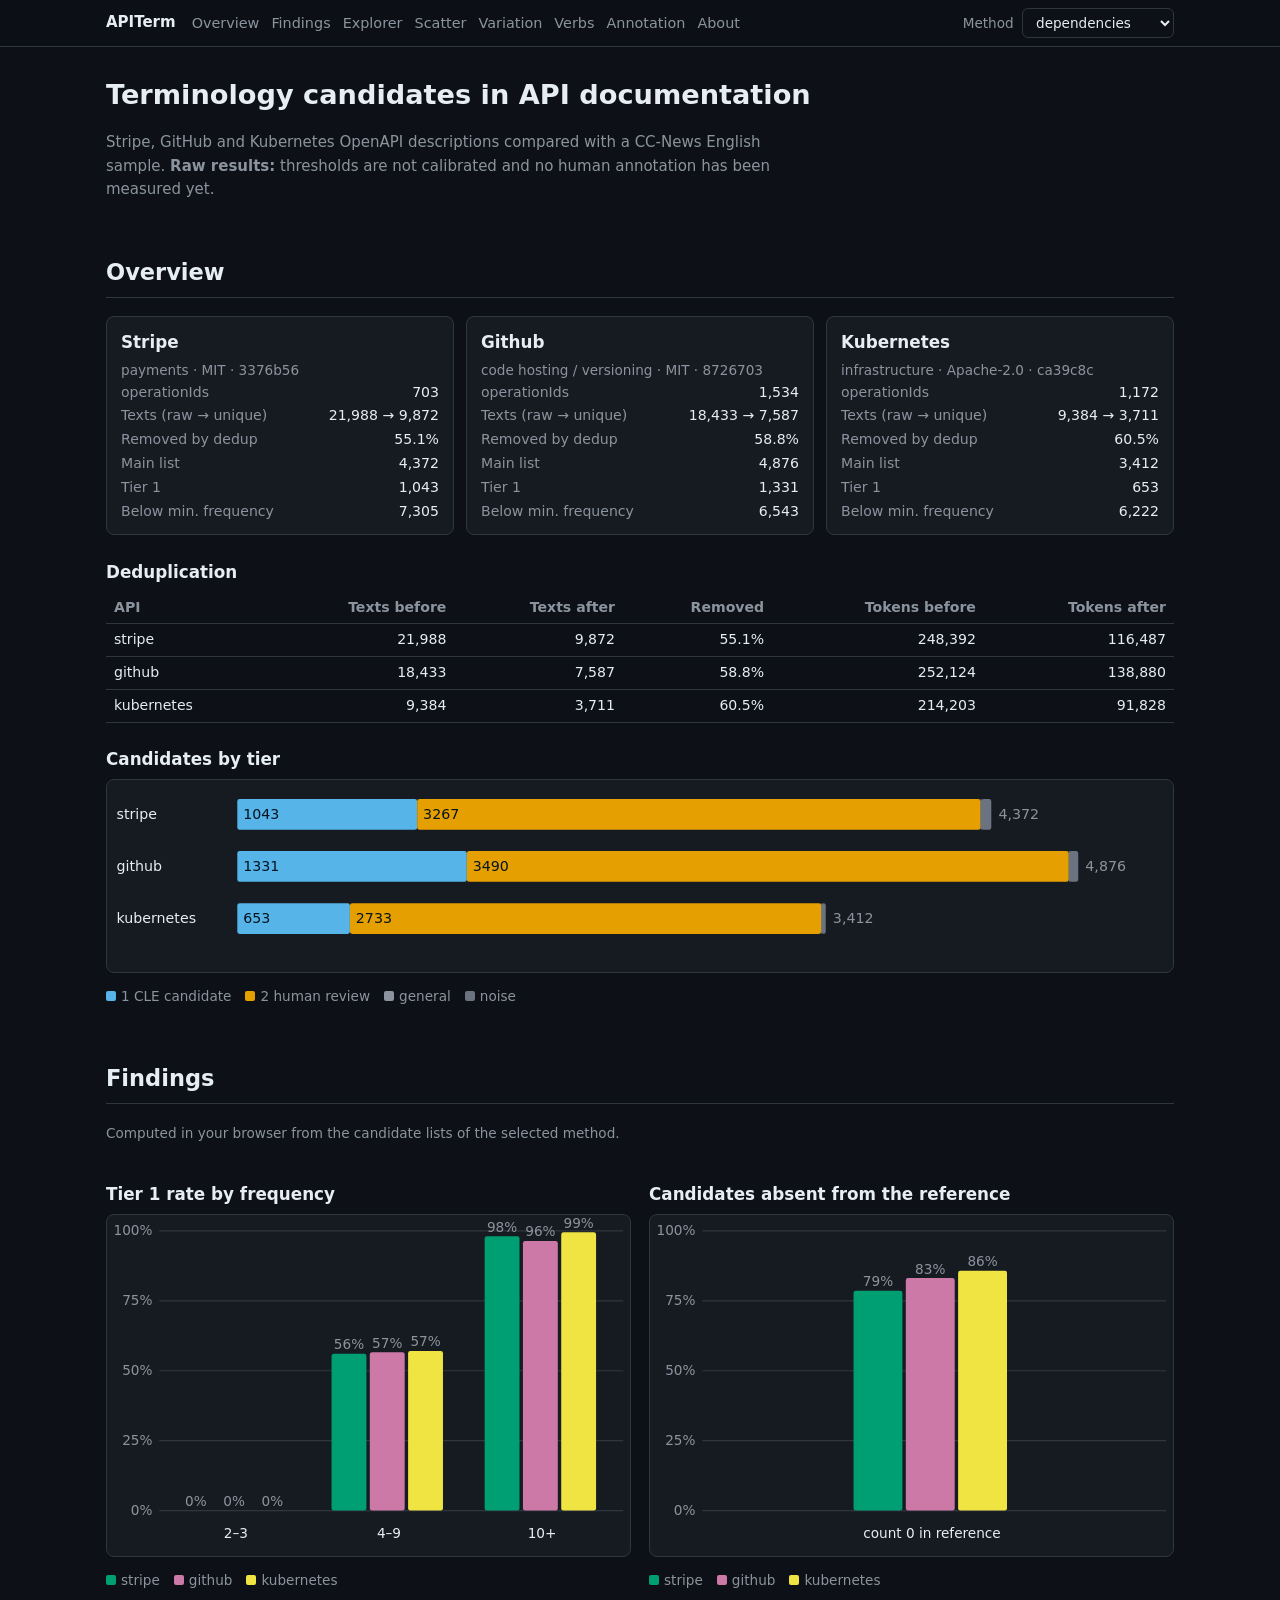
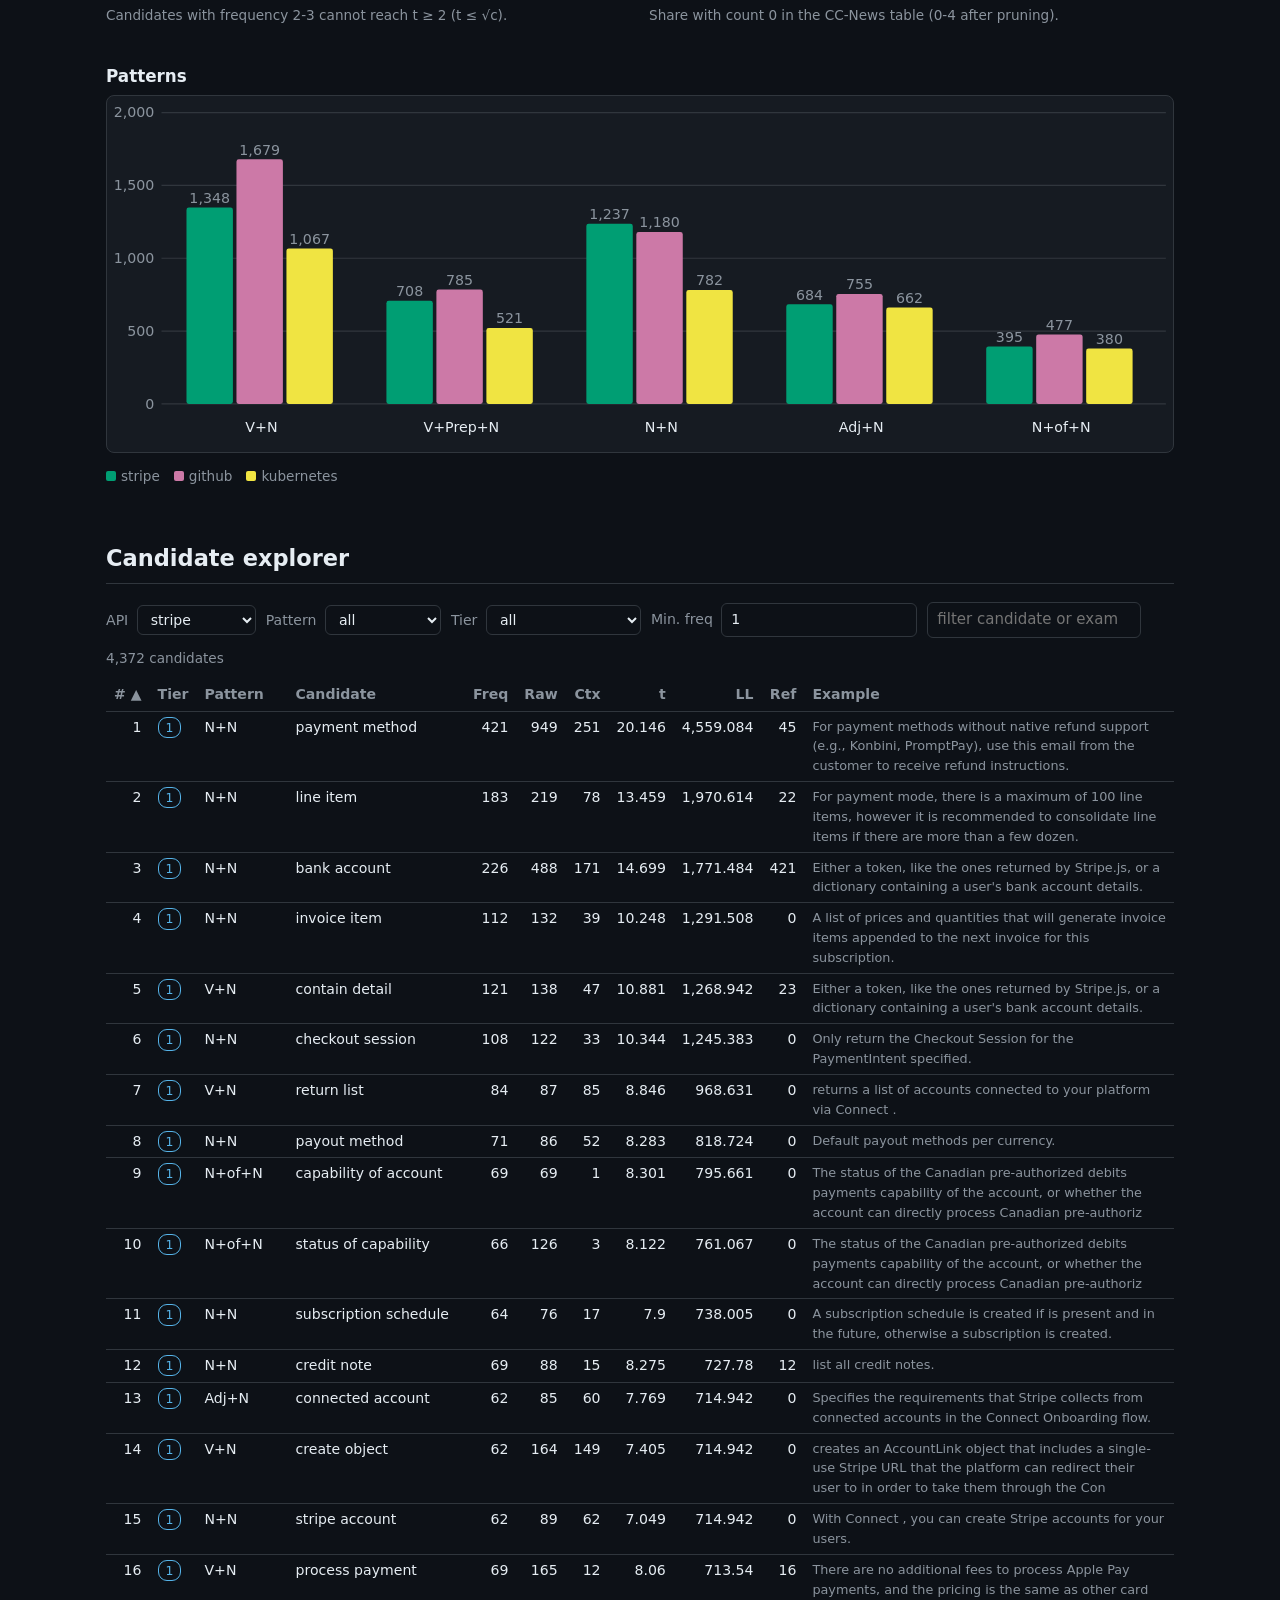
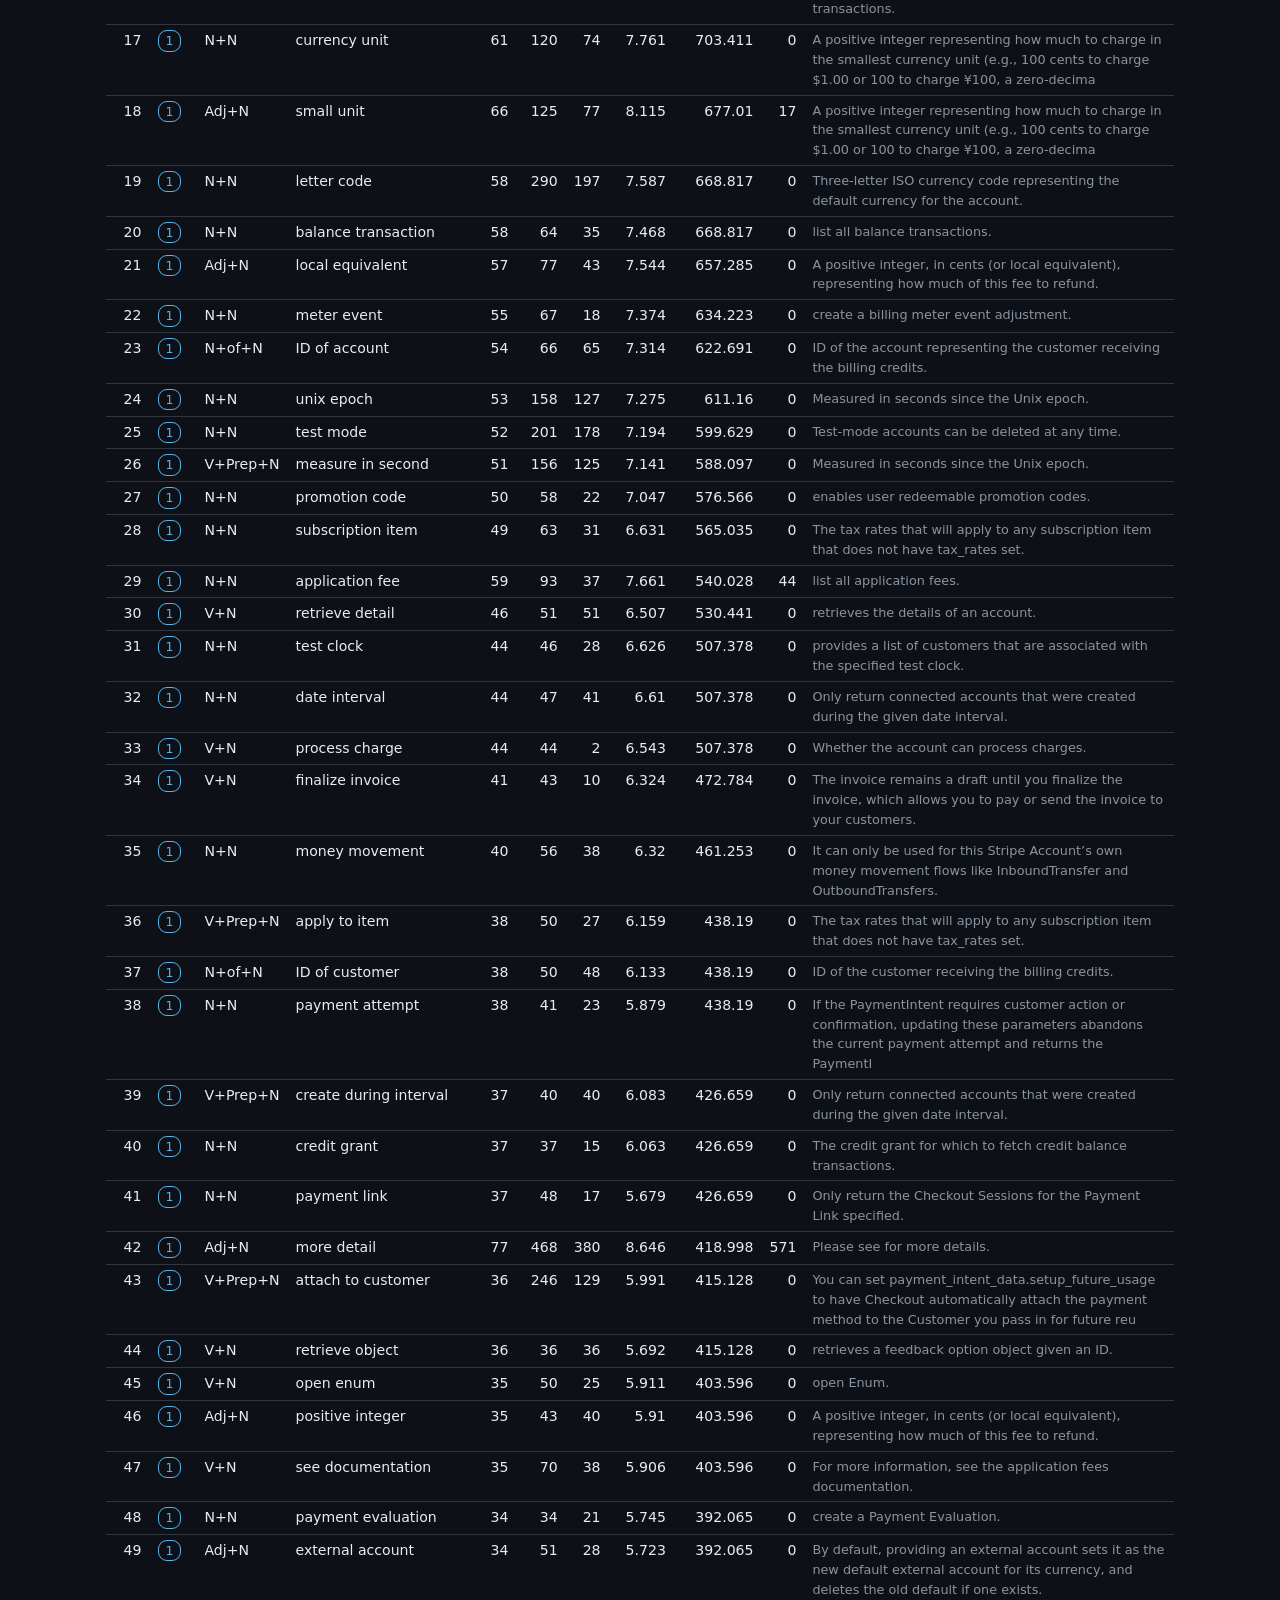
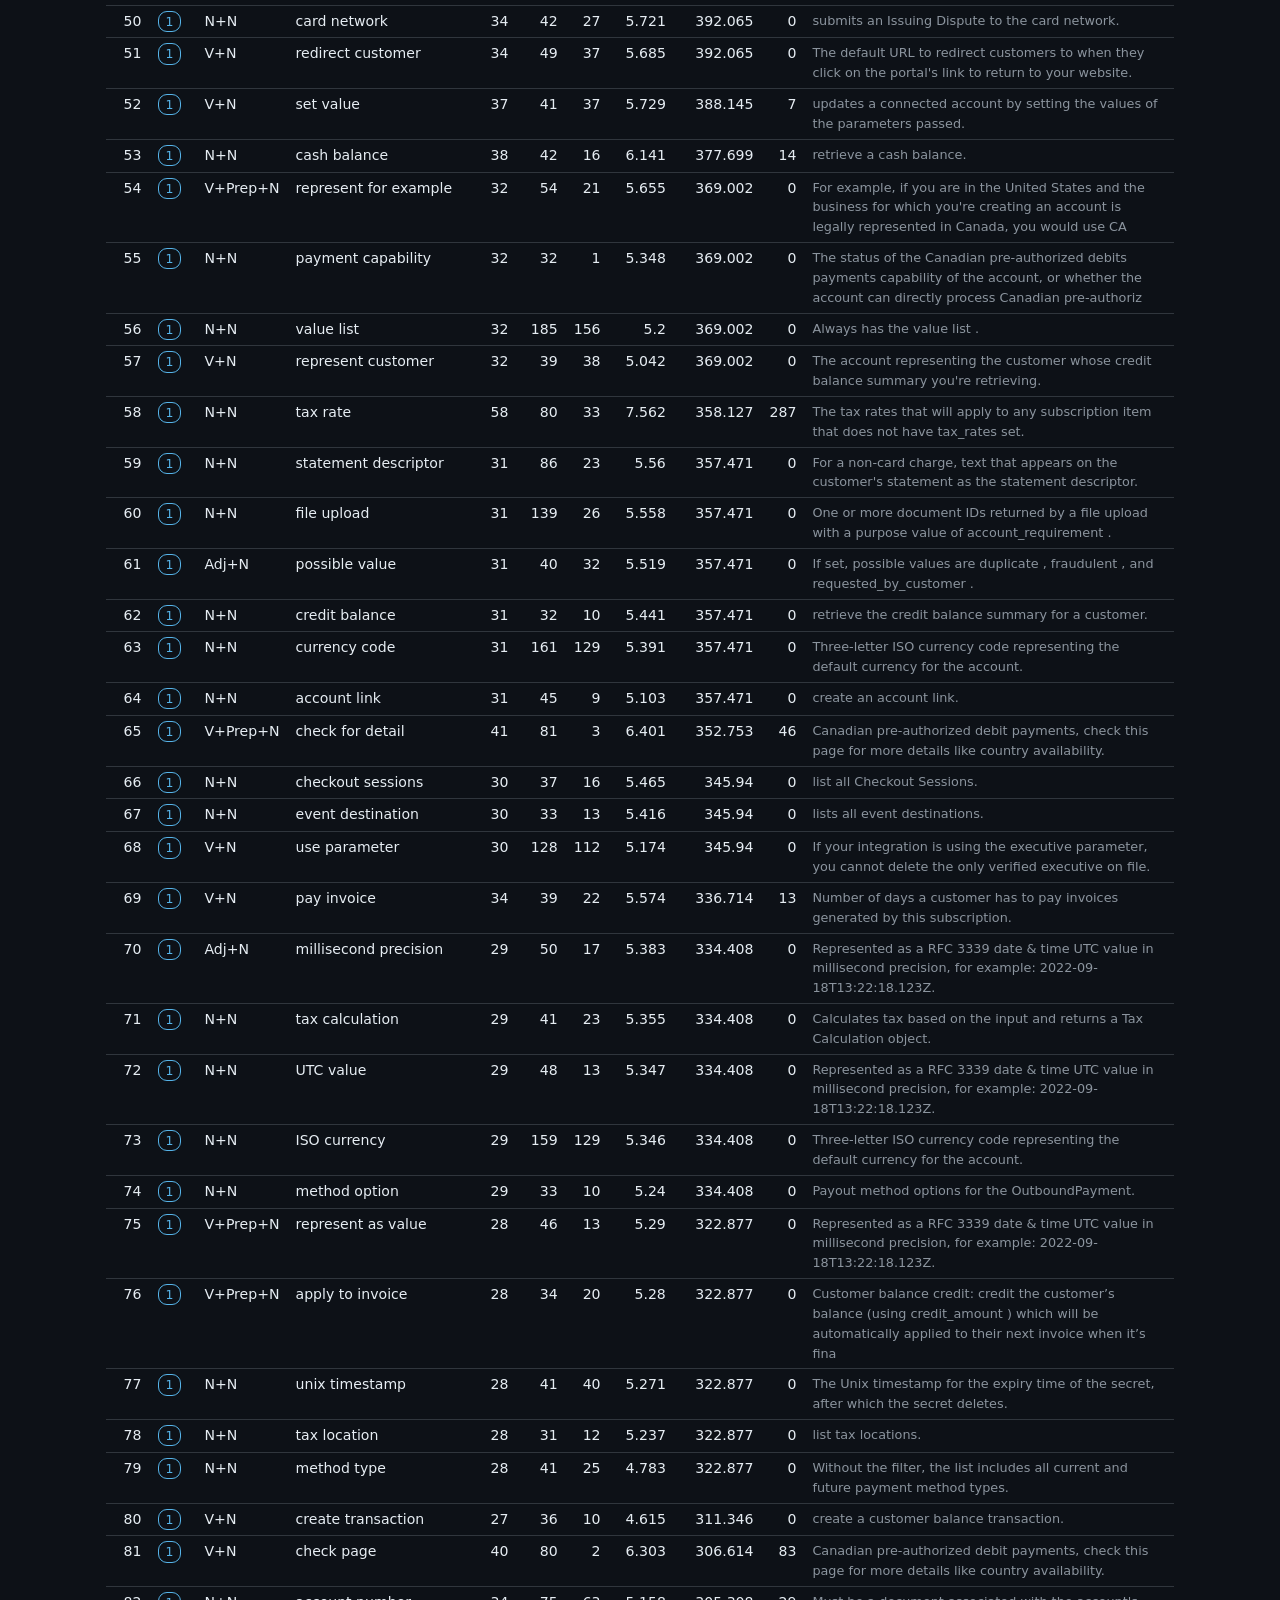
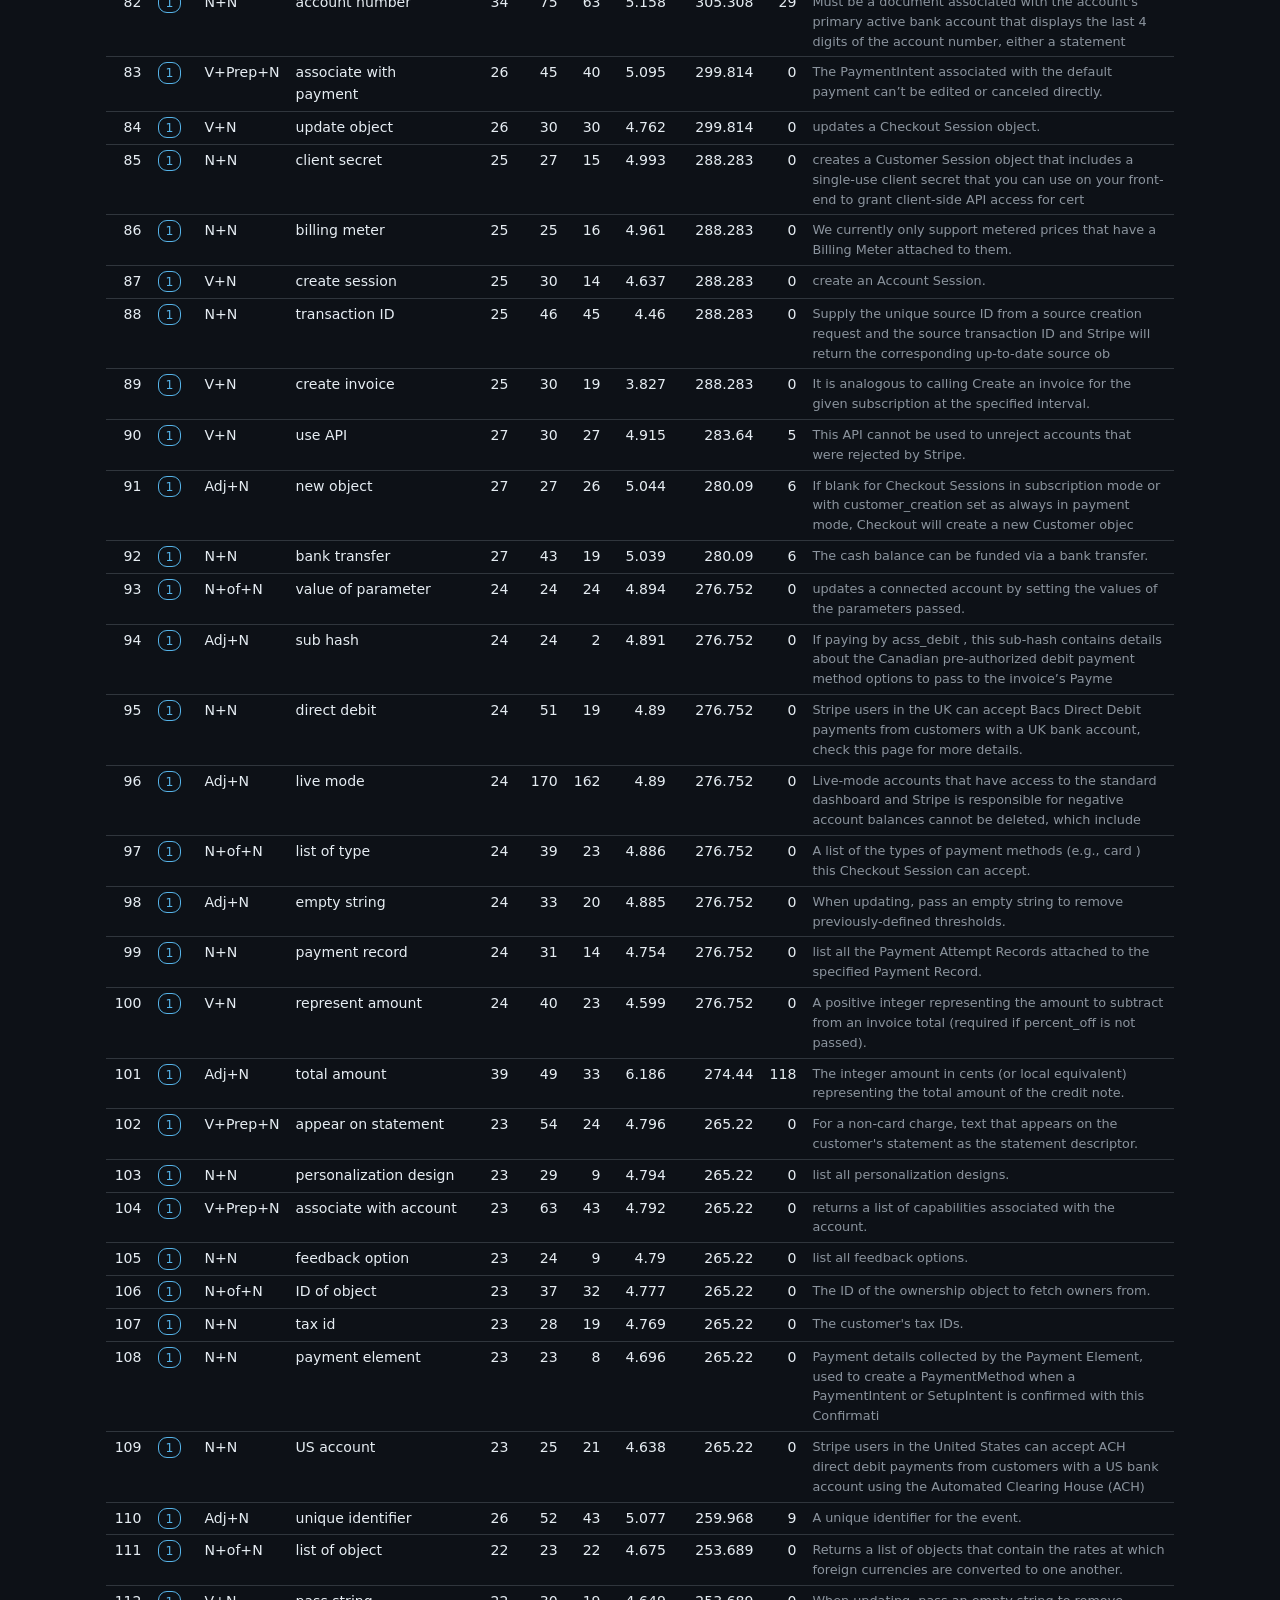
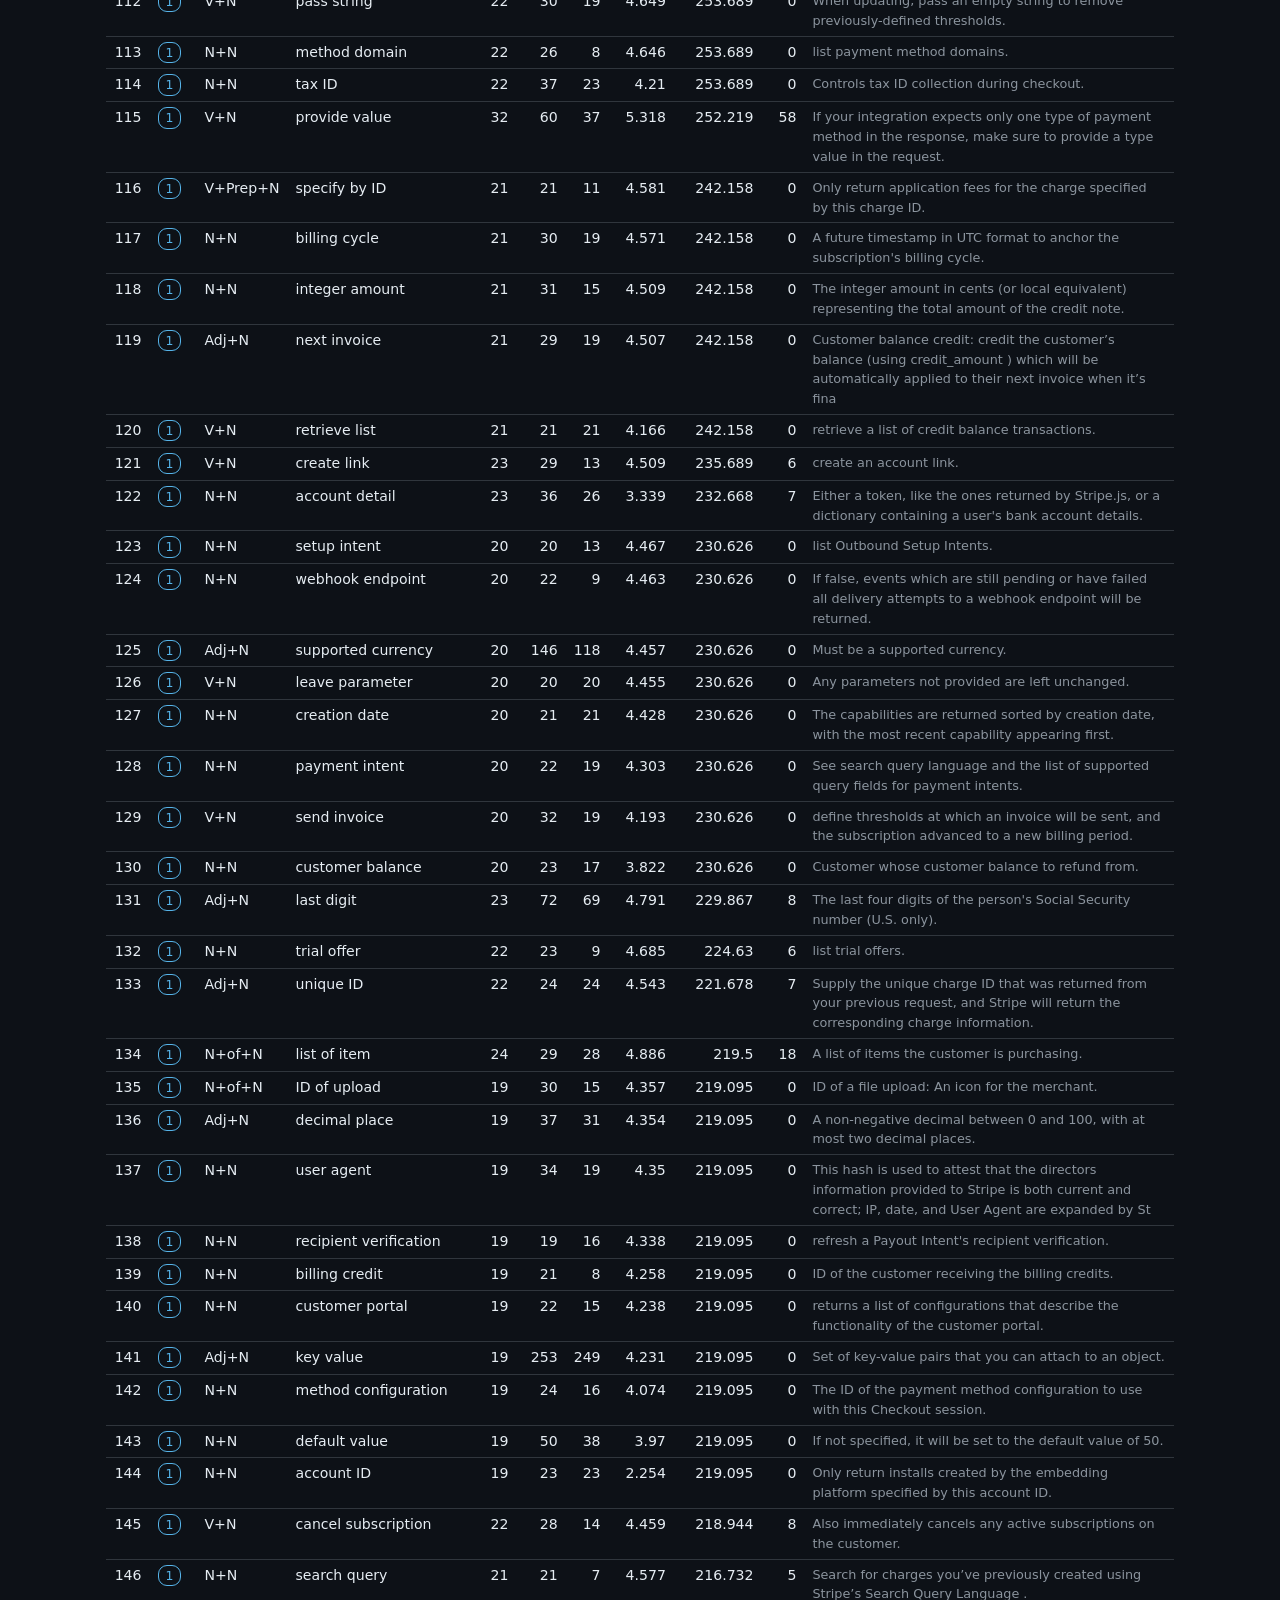
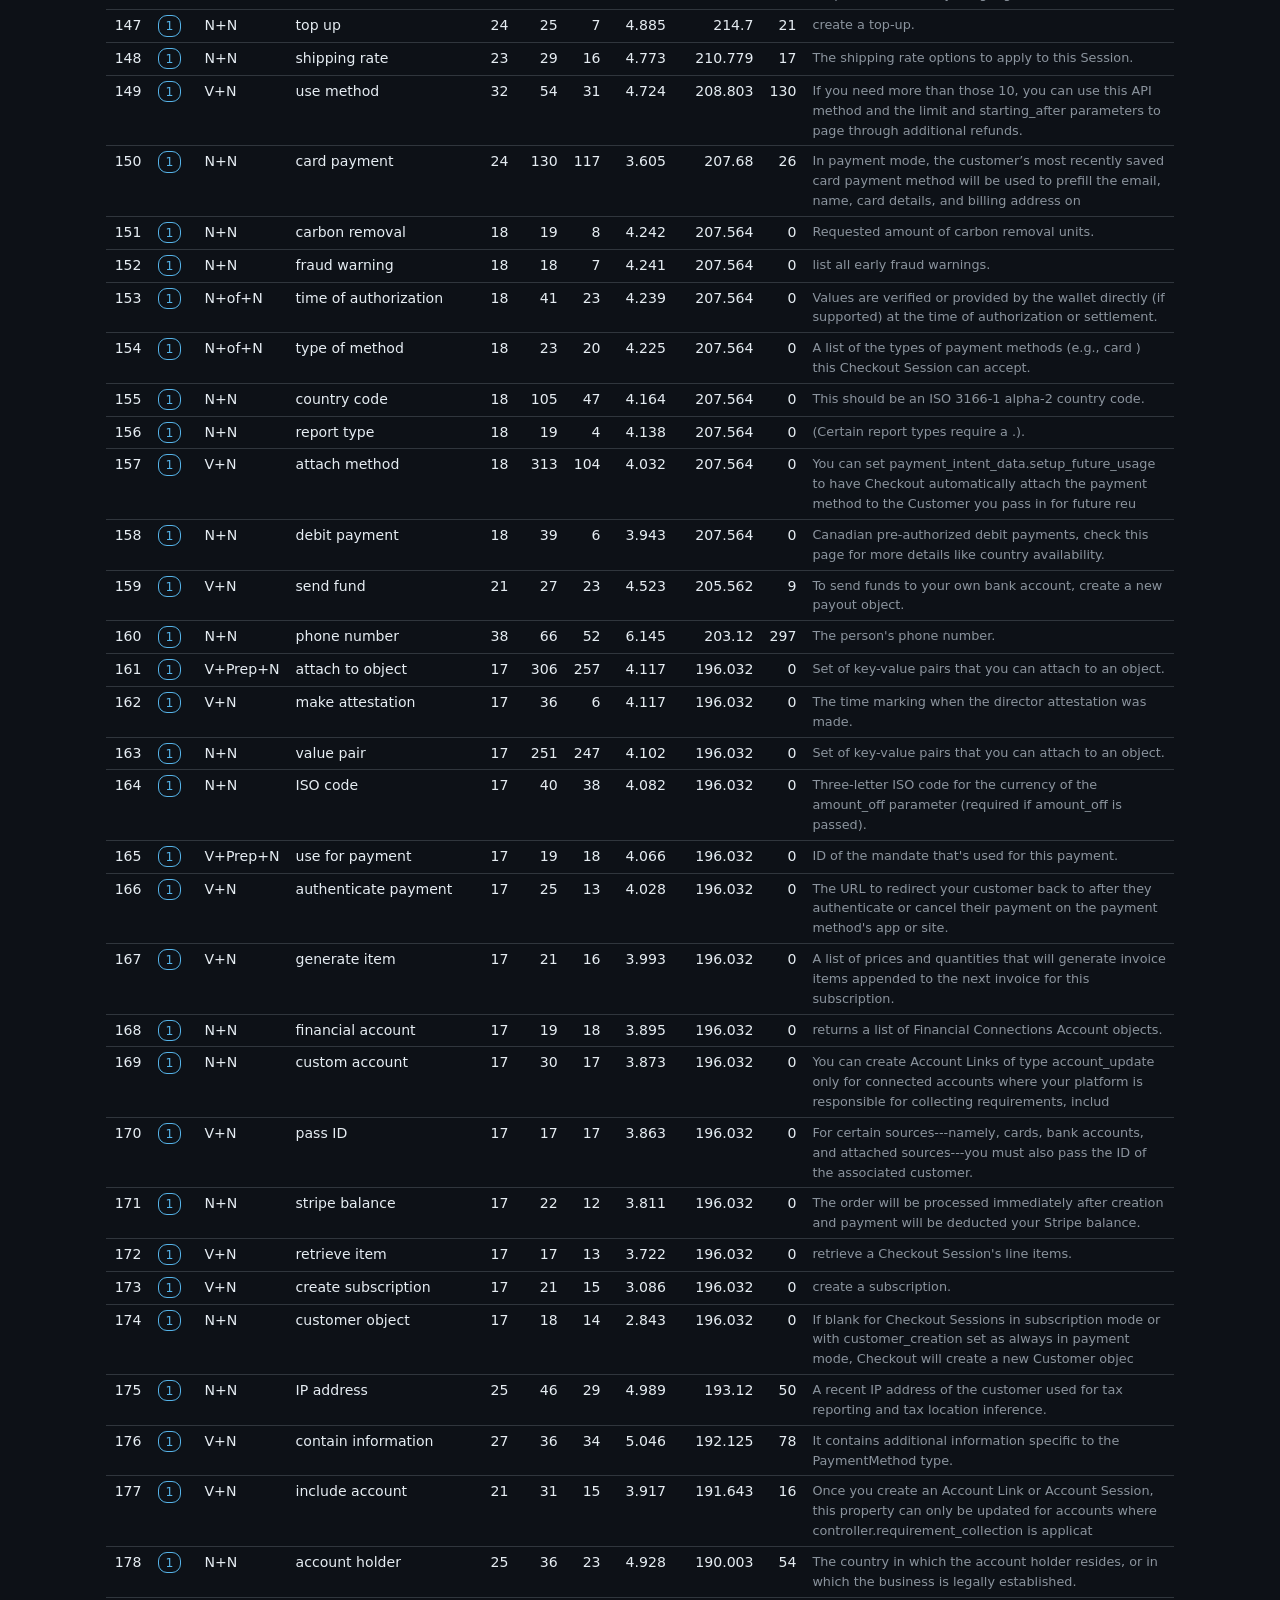
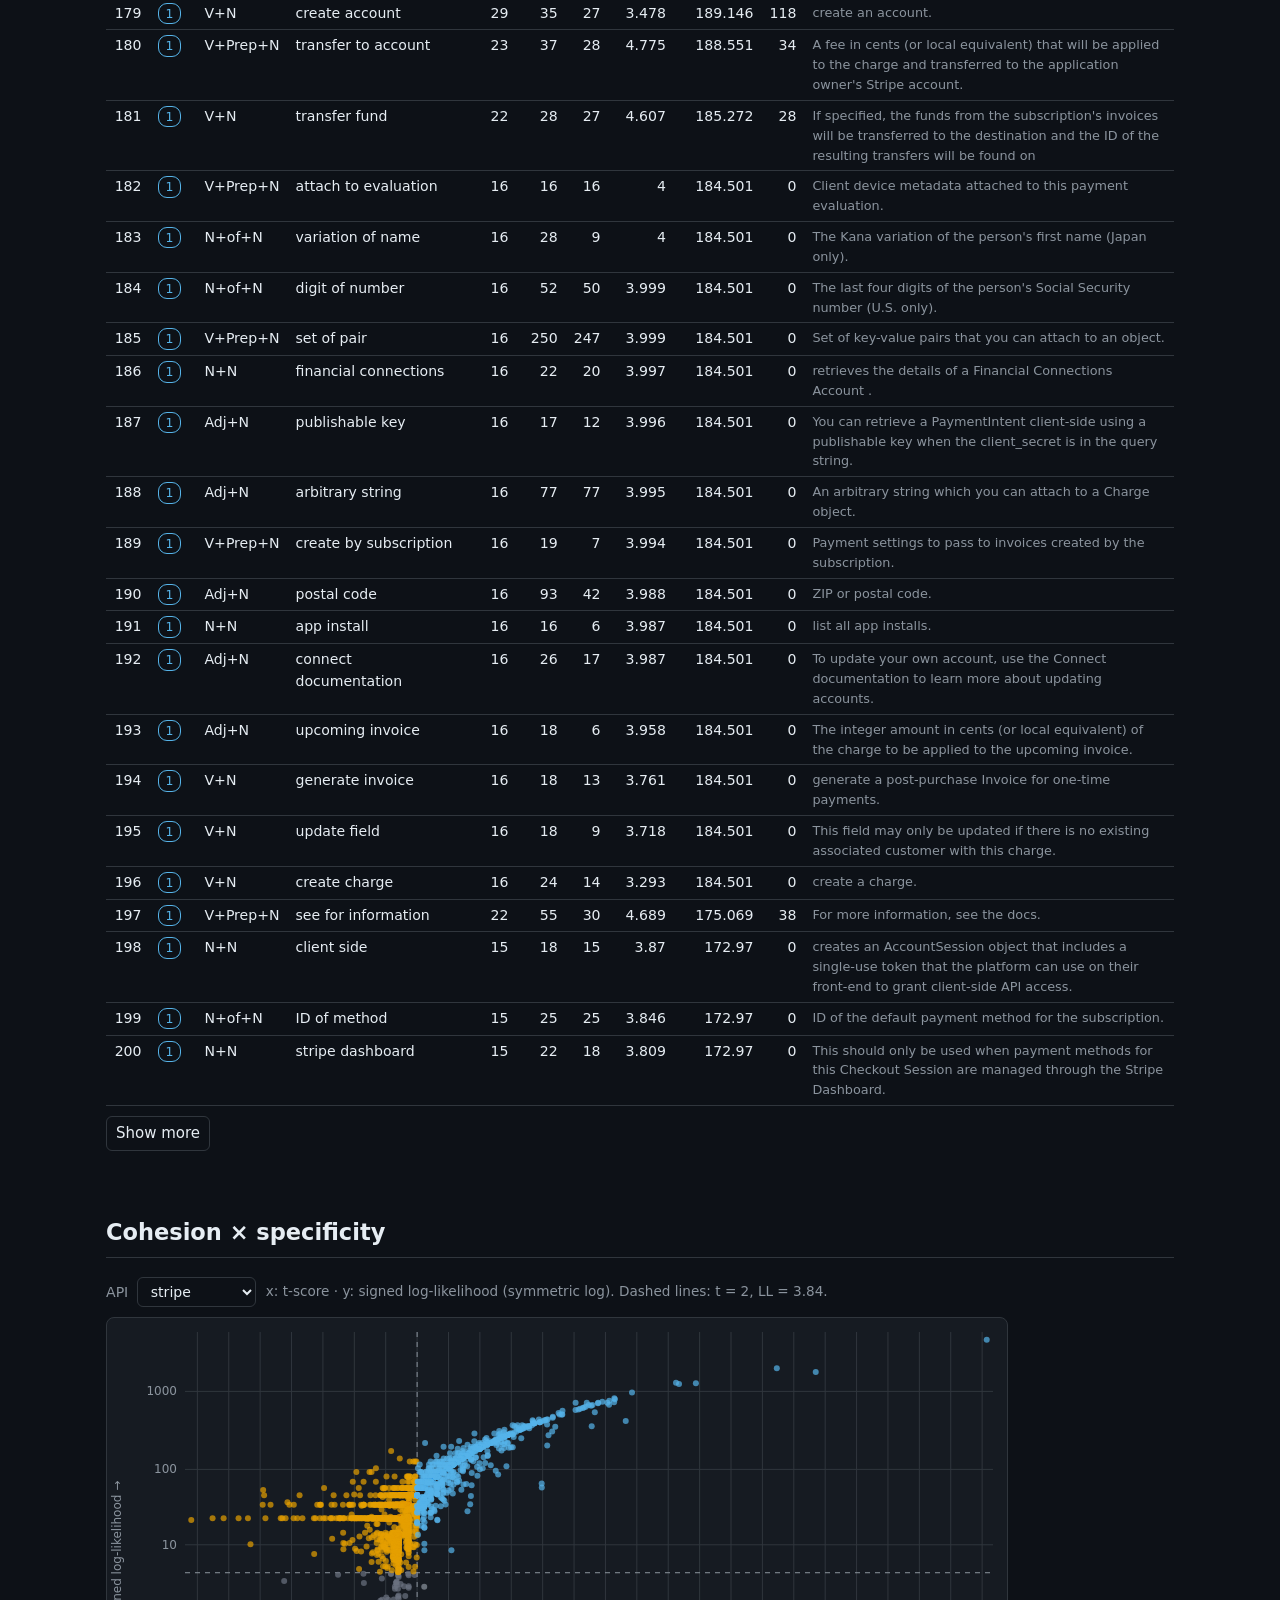
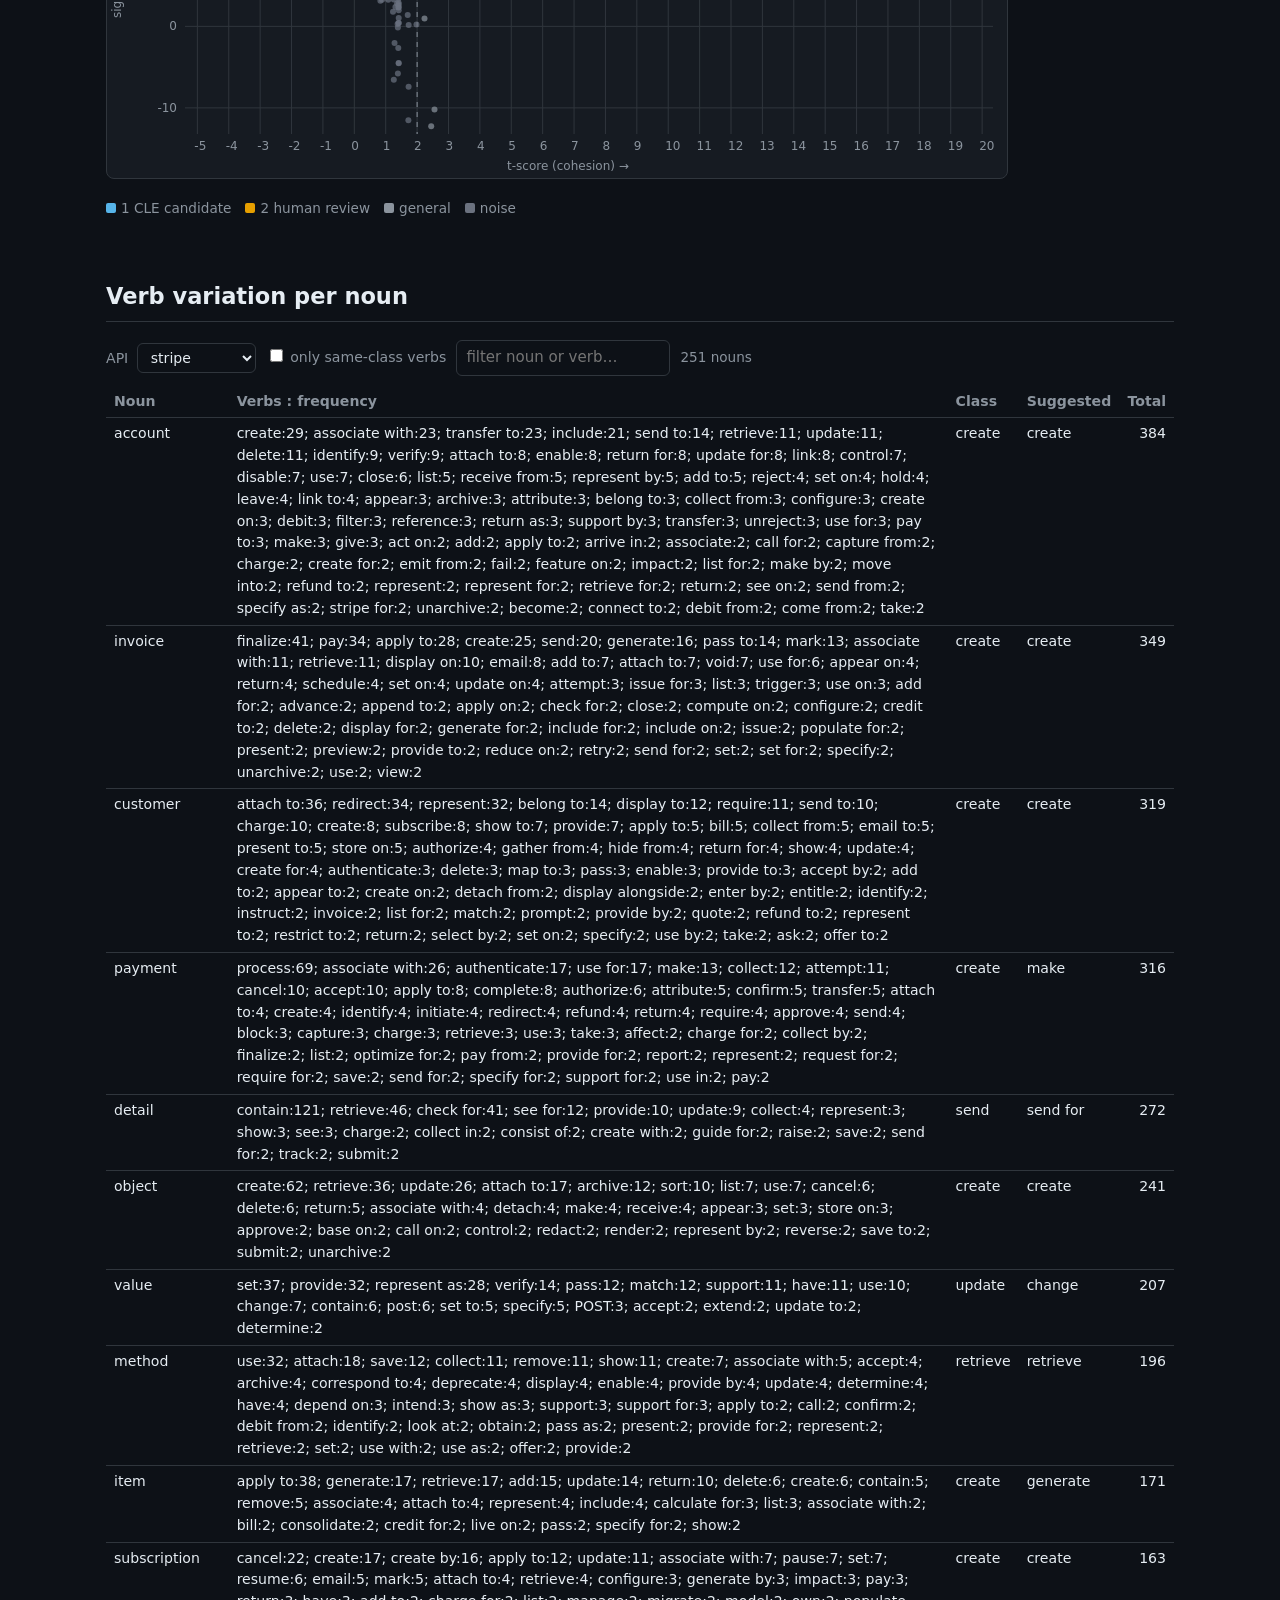
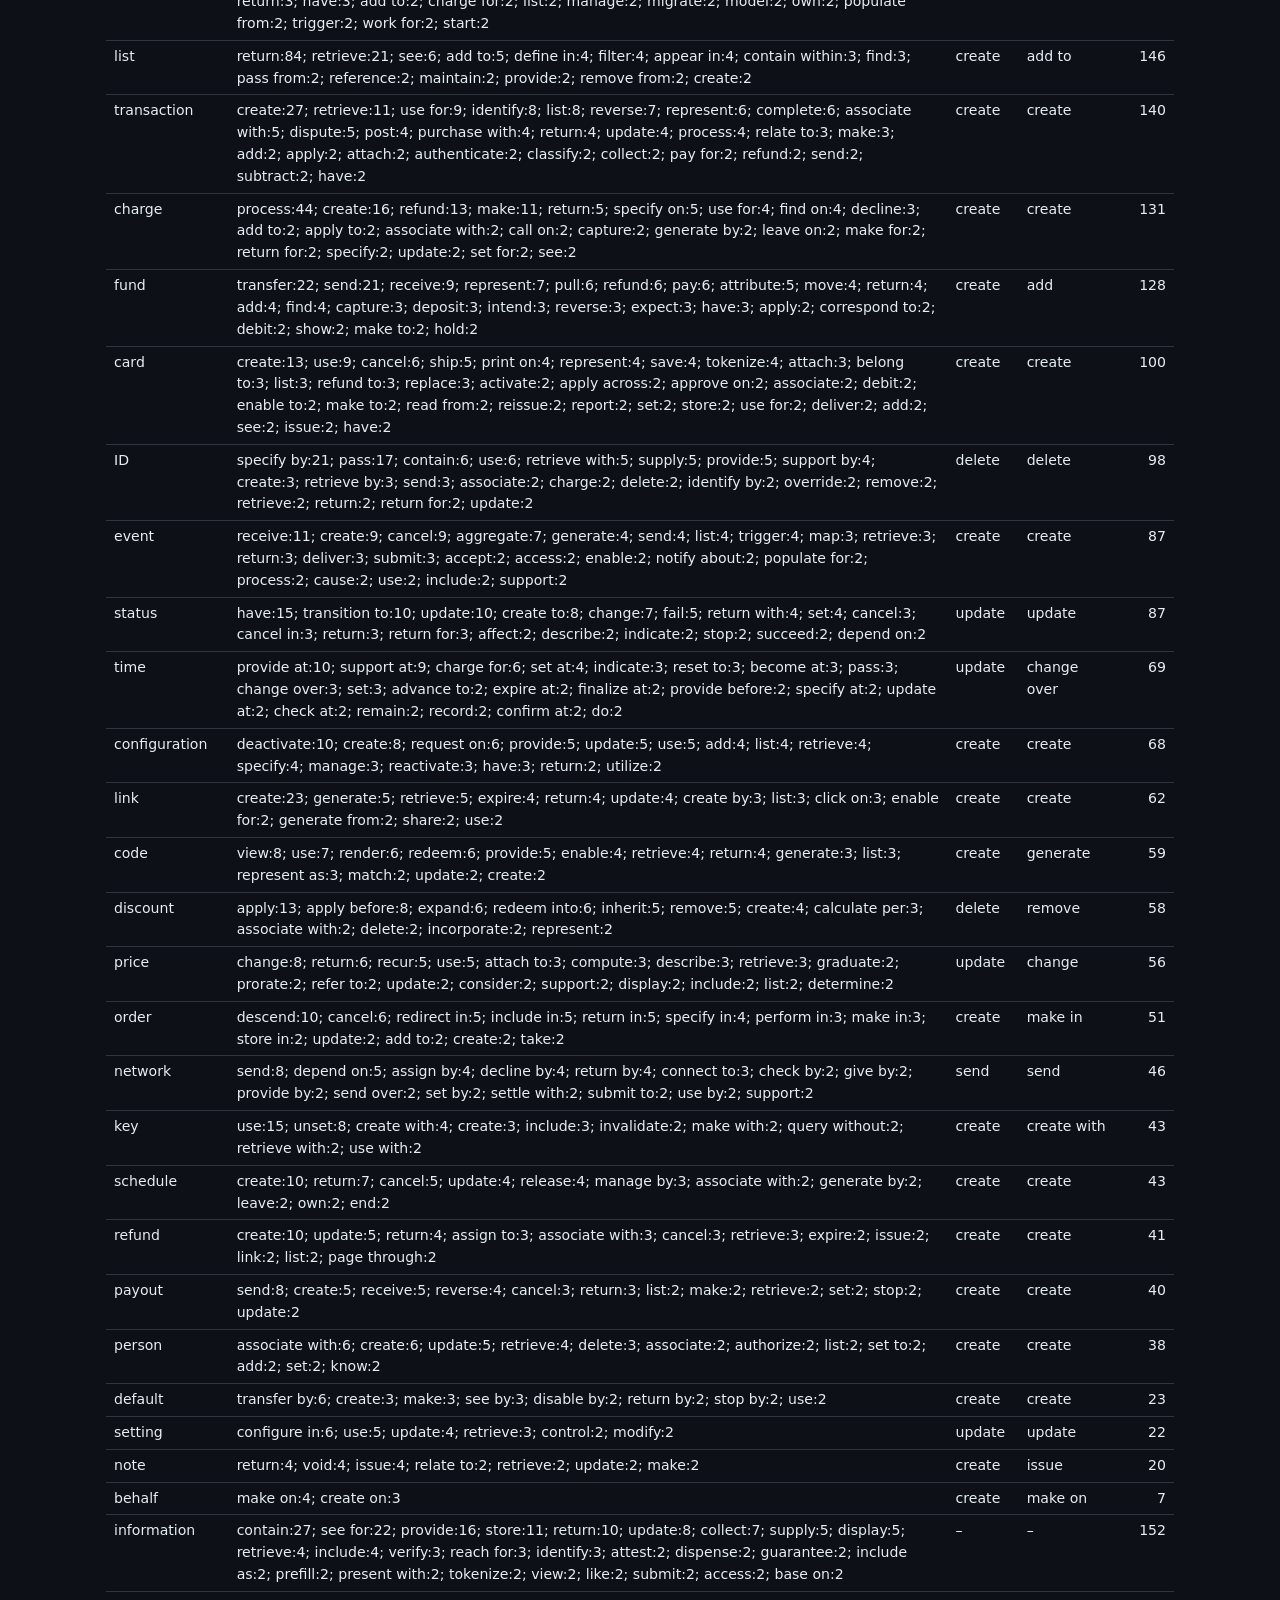
<file: site/index.html>
<!doctype html>
<html lang="en">
<head>
<meta charset="utf-8">
<meta name="viewport" content="width=device-width,initial-scale=1">
<title>APITerm Results</title>
<meta name="description" content="Terminology candidates extracted from the Stripe, GitHub and Kubernetes OpenAPI descriptions.">
<link rel="stylesheet" href="style.css">
</head>
<body>
<header class="top">
  <div class="wrap">
    <strong>APITerm</strong>
    <nav>
      <a href="#overview">Overview</a><a href="#findings">Findings</a><a href="#explorer">Explorer</a>
      <a href="#scatter">Scatter</a><a href="#variation">Variation</a><a href="#verbs">Verbs</a>
      <a href="#annotation">Annotation</a><a href="#about">About</a>
    </nav>
    <label class="method">Method
      <select id="method"><option value="dependency">dependencies</option><option value="surface">surface patterns</option></select>
    </label>
  </div>
</header>
<main class="wrap">
  <h1>Terminology candidates in API documentation</h1>
  <p class="lead">Stripe, GitHub and Kubernetes OpenAPI descriptions compared with a CC-News English sample.
    <b>Raw results:</b> thresholds are not calibrated and no human annotation has been measured yet.</p>

  <section id="overview"><h2>Overview</h2>
    <div id="cards" class="cards"></div>
    <h3>Deduplication</h3><div class="scroll" id="dedup"></div>
    <h3>Candidates by tier</h3><div id="tierchart"></div>
  </section>

  <section id="findings"><h2>Findings</h2>
    <p class="mut">Computed in your browser from the candidate lists of the selected method.</p>
    <div class="grid2">
      <div><h3>Tier 1 rate by frequency</h3><div id="freqchart"></div>
        <p class="mut">Candidates with frequency 2-3 cannot reach t &ge; 2 (t &le; &radic;c).</p></div>
      <div><h3>Candidates absent from the reference</h3><div id="refzero"></div>
        <p class="mut">Share with count 0 in the CC-News table (0-4 after pruning).</p></div>
    </div>
    <h3>Patterns</h3><div id="patternchart"></div>
  </section>

  <section id="explorer"><h2>Candidate explorer</h2>
    <div class="row">
      <label>API <select id="e-api"></select></label>
      <label>Pattern <select id="e-pat"><option value="">all</option></select></label>
      <label>Tier <select id="e-tier"><option value="">all</option><option value="1">1 CLE candidate</option><option value="2">2 human review</option><option value="general">general</option><option value="noise">noise</option></select></label>
      <label>Min. freq <input id="e-min" type="number" min="1" value="1"></label>
      <input id="e-q" type="search" placeholder="filter candidate or example…">
      <span class="mut" id="e-count"></span>
    </div>
    <div class="scroll"><table id="e-table"></table></div>
    <button id="e-more" type="button">Show more</button>
  </section>

  <section id="scatter"><h2>Cohesion &times; specificity</h2>
    <div class="row"><label>API <select id="s-api"></select></label>
      <span class="mut">x: t-score &middot; y: signed log-likelihood (symmetric log). Dashed lines: t = 2, LL = 3.84.</span></div>
    <div class="chartbox"><canvas id="s-canvas" width="900" height="460"></canvas><div id="s-tip" class="tip" hidden></div></div>
    <div id="s-legend" class="legend"></div>
  </section>

  <section id="variation"><h2>Verb variation per noun</h2>
    <div class="row"><label>API <select id="v-api"></select></label>
      <label><input type="checkbox" id="v-flag"> only same-class verbs</label>
      <input id="v-q" type="search" placeholder="filter noun or verb…"><span class="mut" id="v-count"></span></div>
    <div class="scroll"><table id="v-table"></table></div>
    <p class="note">"Class" is a heuristic flag (e.g. create/generate/issue), and nouns mix senses
      (<i>pull request</i> vs. <i>API request</i>). Suggested verbs are hints, not decisions.</p>
  </section>

  <section id="verbs"><h2>operationId vs. description verb</h2>
    <div class="scroll" id="verb-summary"></div>
    <h3>Most common divergences</h3>
    <div class="row"><label>API <select id="d-api"></select></label></div>
    <div class="scroll"><table id="d-table"></table></div>
  </section>

  <section id="annotation"><h2>Provisional annotation</h2>
    <div class="note warn"><b>Draft, not a gold standard.</b> One LLM annotator (Claude), blind to scores. Use it to see
      the shape of the data, not as truth. To keep <i>your</i> blind annotation of
      <code>annotation_review60.csv</code> unbiased, the labels stay hidden until you reveal them.
      <div class="row"><label><input type="checkbox" id="a-reveal"> Reveal provisional labels (also in the explorer)</label></div></div>
    <div id="a-body" hidden></div>
  </section>

  <section id="about"><h2>About</h2>
    <h3>Sources and licences</h3><div class="scroll" id="sources"></div>
    <p class="mut">Sentence excerpts shown here are short quotations from these public specifications.
      The CC-News reference counts come from the CC-News archive collected with news-please
      (Hamborg et al. 2017, doi:10.5281/zenodo.4120316). The citation is attribution, not a licence.</p>
    <h3>Limitations</h3>
    <ul><li>The reference sample is small (90k articles, not random) and pruned to counts &ge; 5.</li>
      <li>POS tagging of technical prose is imperfect; two documented fixes are applied.</li>
      <li>GitHub has 1,534 <code>operationId</code>s against 1,260 distinct method+path operations; the cause was not investigated.</li>
      <li>Thresholds (t &ge; 2, LL &ge; 3.84) are the plan's defaults, not yet calibrated.</li></ul>
  </section>
</main>
<script src="data/index.js"></script>
<script src="data/stripe.js"></script>
<script src="data/github.js"></script>
<script src="data/kubernetes.js"></script>
<script src="data/annotation.js"></script>
<script src="app.js"></script>
</body>
</html>
</file>
<file: site/style.css>
:root{--bg:#0d1117;--card:#161b22;--line:#30363d;--fg:#e6edf3;--mut:#8b949e;--acc:#56b4e9;
--t1:#56b4e9;--t2:#e69f00;--tg:#8b949e;--tn:#6b7280;--ok:#3fb950;--bad:#f85149;--warn:#e69f00}
*{box-sizing:border-box}html{scroll-behavior:smooth;scroll-padding-top:64px}
body{margin:0;background:var(--bg);color:var(--fg);font:15px/1.55 system-ui,-apple-system,Segoe UI,sans-serif}
.wrap{max-width:1100px;margin:0 auto;padding:0 16px}
.top{position:sticky;top:0;z-index:5;background:rgba(13,17,23,.95);border-bottom:1px solid var(--line);backdrop-filter:blur(6px)}
.top .wrap{display:flex;gap:16px;align-items:center;flex-wrap:wrap;padding-top:8px;padding-bottom:8px}
.top nav{display:flex;gap:12px;flex-wrap:wrap;flex:1}.top a{color:var(--mut);text-decoration:none;font-size:.9rem}
.top a:hover{color:var(--fg)}.method{font-size:.85rem;color:var(--mut)}
h1{font-size:1.7rem;margin:1em 0 .2em}h2{margin-top:2.4em;border-bottom:1px solid var(--line);padding-bottom:.3em}
h3{margin:1.4em 0 .4em;font-size:1.05rem}.lead{color:var(--mut);max-width:70ch}.mut{color:var(--mut);font-size:.85rem}
.cards{display:grid;grid-template-columns:repeat(auto-fit,minmax(260px,1fr));gap:12px}
.card{background:var(--card);border:1px solid var(--line);border-radius:8px;padding:12px 14px}
.card h3{margin:0 0 .3em}.card .kv{display:grid;grid-template-columns:1fr auto;gap:2px 10px;font-size:.88rem}
.card .kv span:nth-child(odd){color:var(--mut)}.card .kv span:nth-child(even){text-align:right;font-variant-numeric:tabular-nums}
select,input,button{background:var(--bg);color:var(--fg);border:1px solid var(--line);border-radius:6px;padding:5px 9px;font:inherit}
button{cursor:pointer}input[type=checkbox]{padding:0}.row{display:flex;gap:10px;flex-wrap:wrap;align-items:center;margin:10px 0}
label{font-size:.88rem;color:var(--mut)}label select,label input:not([type=checkbox]){margin-left:4px;color:var(--fg)}
.scroll{overflow-x:auto}table{border-collapse:collapse;width:100%;font-size:.88rem}
th,td{border-bottom:1px solid var(--line);padding:5px 8px;text-align:left;vertical-align:top}
th{color:var(--mut);font-weight:600;white-space:nowrap}th.s{cursor:pointer}th.s:hover{color:var(--fg)}
td.n,th.n{text-align:right;font-variant-numeric:tabular-nums}td.ex{color:var(--mut);font-size:.8rem;max-width:380px}
.tag{display:inline-block;padding:0 7px;border-radius:9px;font-size:.78rem;border:1px solid currentColor}
.t1{color:var(--t1)}.t2{color:var(--t2)}.tgeneral{color:var(--tg)}.tnoise{color:var(--tn)}
.lab-cle{color:var(--ok)}.lab-generic{color:var(--warn)}.lab-not{color:var(--bad)}.lab-doubtful{color:var(--mut)}
.grid2{display:grid;grid-template-columns:repeat(auto-fit,minmax(min(380px,100%),1fr));gap:18px}
svg{max-width:100%;height:auto;background:var(--card);border:1px solid var(--line);border-radius:8px}
svg text{fill:var(--fg);font:12px system-ui,sans-serif}svg .m{fill:var(--mut)}
.chartbox{position:relative}canvas{max-width:100%;height:auto;background:var(--card);border:1px solid var(--line);border-radius:8px}
.tip{position:absolute;pointer-events:none;background:#000c;border:1px solid var(--line);border-radius:6px;padding:4px 8px;font-size:.8rem;white-space:nowrap}
.legend{display:flex;gap:14px;flex-wrap:wrap;margin:6px 0;font-size:.85rem;color:var(--mut)}
.sw{display:inline-block;width:10px;height:10px;border-radius:2px;margin-right:5px;vertical-align:baseline}
.note{border-left:3px solid var(--acc);background:var(--card);padding:6px 14px;color:var(--mut);border-radius:0 6px 6px 0}
.note.warn{border-color:var(--warn);color:var(--fg)}code{background:var(--card);padding:1px 5px;border-radius:4px}
#e-more{margin:10px 0}footer{height:60px}
</file>
